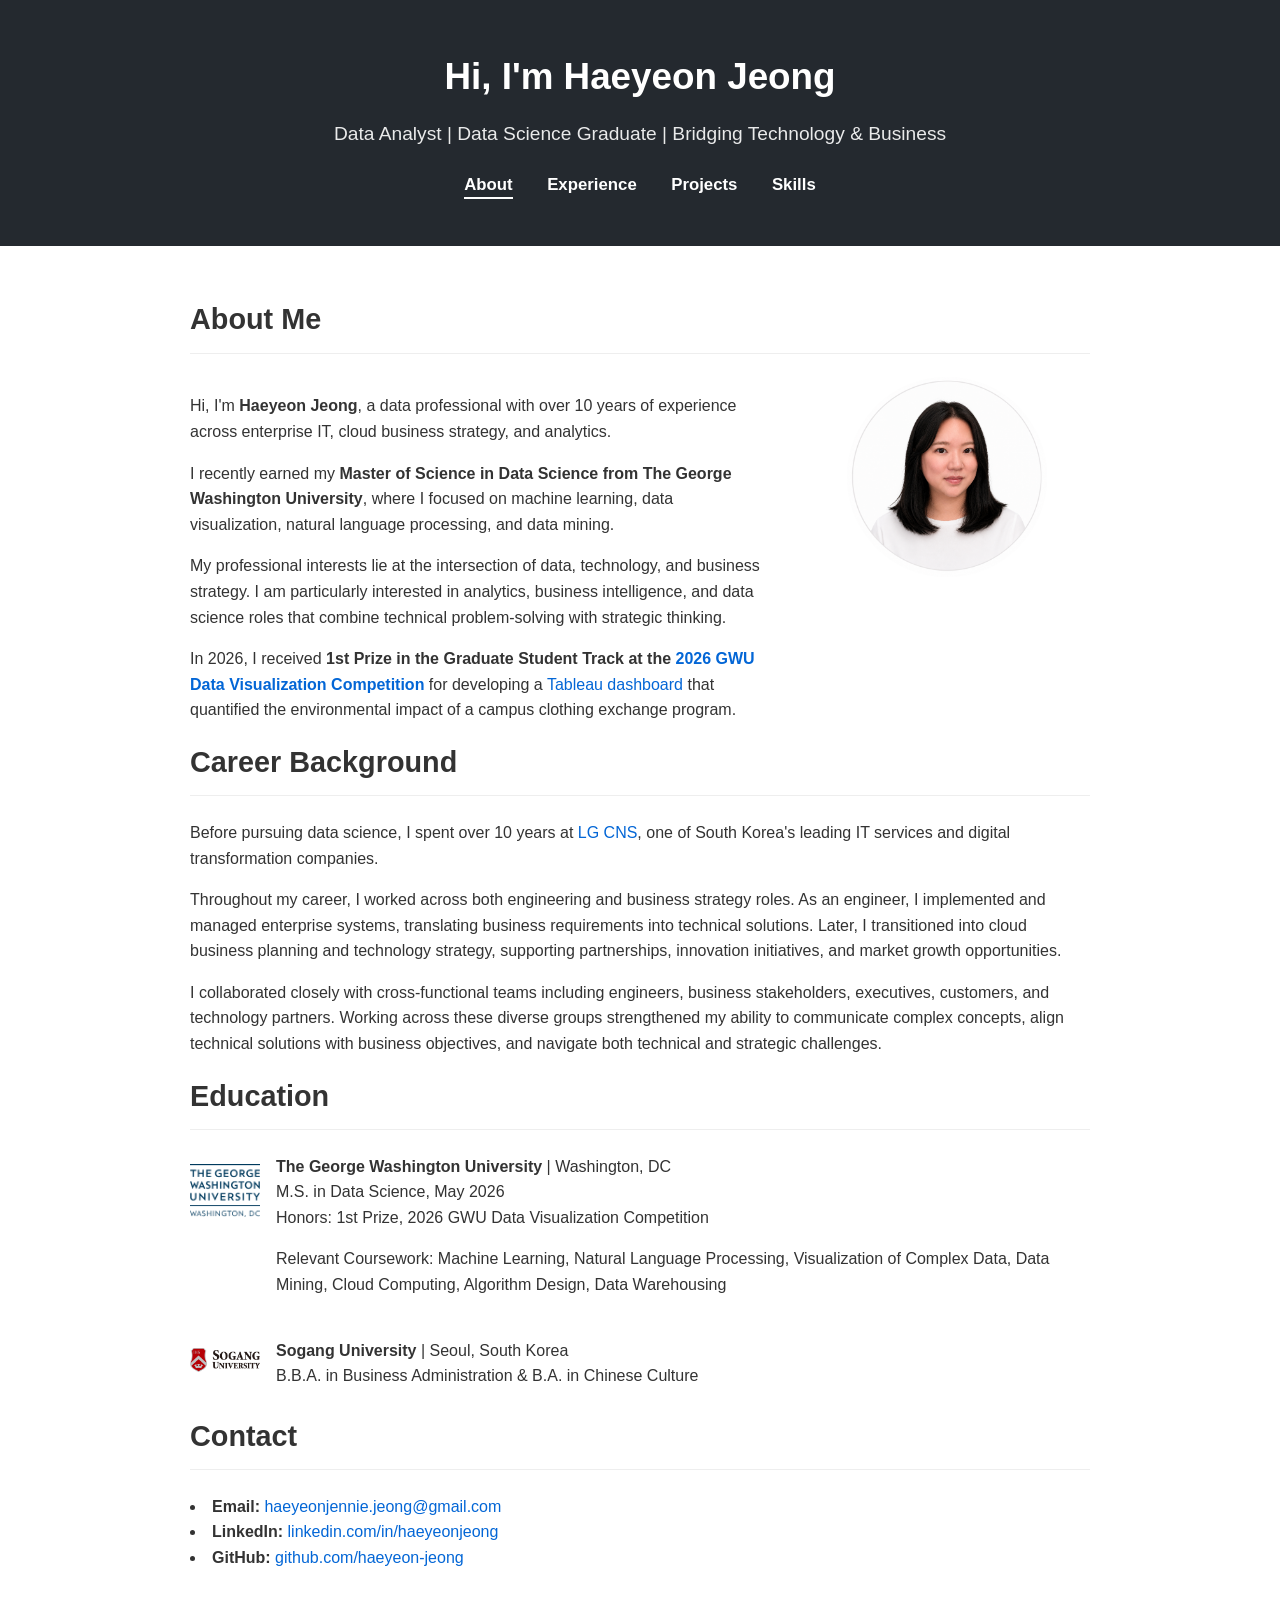
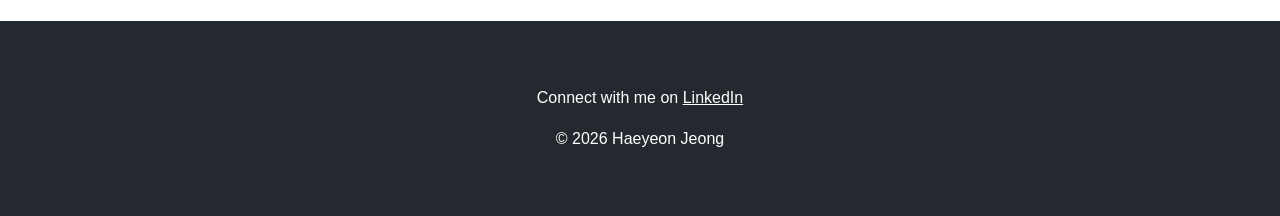
<file: index.html>
<!DOCTYPE html>
<html lang="en">
<head>
    <meta charset="UTF-8">
    <meta name="viewport" content="width=device-width, initial-scale=1.0">
    <title>About | Haeyeon Jeong</title>
    <link rel="stylesheet" href="css/style.css">
    <!-- Open Graph (LinkedIn Preview) -->
    <meta property="og:title" content="Haeyeon Jeong | Data Scientist">
    <meta property="og:description" content="Data Scientist bridging technology and business through analytics and visualization">
    <meta property="og:image" content="https://haeyeon-jeong.github.io/images/preview.png">
    <meta property="og:url" content="https://haeyeon-jeong.github.io">
    <meta property="og:type" content="website">
</head>
<body>

    <header>
        <h1>Hi, I'm Haeyeon Jeong</h1>
        <p>Data Analyst | Data Science Graduate | Bridging Technology & Business</p>
        <nav>
            <a href="index.html" class="active">About</a>
            <a href="experience.html">Experience</a>
            <a href="projects.html">Projects</a>
            <a href="skills.html">Skills</a>
        </nav>
    </header>

    <main>
        <section id="about-me">
            <h2>About Me</h2>
            <div class="about-container">
                <div class="about-text">
                    <p>
                        Hi, I'm <strong>Haeyeon Jeong</strong>, a data professional with over 10 years of experience 
                        across enterprise IT, cloud business strategy, and analytics.
                    </p>
                    <p>
                        I recently earned my <strong>Master of Science in Data Science from The George Washington University</strong>, 
                        where I focused on machine learning, data visualization, natural language processing, and data mining.
                    </p>
                    <p>
                        My professional interests lie at the intersection of data, technology, and business strategy.
                        I am particularly interested in analytics, business intelligence, and data science roles that combine 
                        technical problem-solving with strategic thinking.
                    </p>
                    <p>
                        In 2026, I received <strong>1st Prize in the Graduate Student Track at the 
                        <a href="https://libguides.gwu.edu/love-data-week/data-viz-2026" target="_blank">2026 GWU Data Visualization Competition</a></strong> 
                        for developing a <a href="https://public.tableau.com/app/profile/haeyeon.jeong1035/viz/TheLoopClothingExchange/Temporal" target="_blank">Tableau dashboard</a> that quantified the environmental impact of a campus clothing exchange program.
                    </p>
                </div>
                <div class="about-photo">
                    <img src="images/haeyeonjp.png" alt="Haeyeon Jeong">
                </div>
            </div>
        </section>

        <section id="career-background">
            <h2>Career Background</h2>
            <p>
                Before pursuing data science, I spent over 10 years at <a href="https://www.lgcns.com/en" target="_blank">LG CNS</a>, 
                one of South Korea's leading IT services and digital transformation companies.
            </p>
            <p>
                Throughout my career, I worked across both engineering and business strategy roles. 
                As an engineer, I implemented and managed enterprise systems, translating business requirements into technical solutions. 
                Later, I transitioned into cloud business planning and technology strategy, supporting partnerships, innovation initiatives, 
                and market growth opportunities.
            </p>
            <p>
                I collaborated closely with cross-functional teams including engineers, business stakeholders, 
                executives, customers, and technology partners. Working across these diverse groups strengthened my ability to communicate complex concepts, 
                align technical solutions with business objectives, and navigate both technical and strategic challenges.
            </p>
        </section>

        <section id="education">
            <h2>Education</h2>
            <div class="edu-item">
                <img src="images/gwu_logo.png" alt="GWU Logo" class="school-logo">
                <div>
                    <strong>The George Washington University</strong> | Washington, DC<br>
                    M.S. in Data Science, May 2026<br>
                    Honors: 1st Prize, 2026 GWU Data Visualization Competition
                    <p>Relevant Coursework: Machine Learning, Natural Language Processing, Visualization of Complex Data, Data Mining, Cloud Computing, Algorithm Design, Data Warehousing</p>
                </div>
            </div>

            <div class="edu-item">
                <img src="images/sogang_logo.png" alt="Sogang Logo" class="school-logo">
                <div>
                    <strong>Sogang University</strong> | Seoul, South Korea<br>
                    B.B.A. in Business Administration & B.A. in Chinese Culture
                </div>
            </div>
        </section>

        <section id="contact">
            <h2>Contact</h2>
            <ul>
                <li><strong>Email:</strong> <a href="mailto:haeyeonjennie.jeong@gmail.com">haeyeonjennie.jeong@gmail.com</a></li>
                <li><strong>LinkedIn:</strong> <a href="https://linkedin.com/in/haeyeonjeong" target="_blank">linkedin.com/in/haeyeonjeong</a></li>
                <li><strong>GitHub:</strong> <a href="https://github.com/haeyeon-jeong" target="_blank">github.com/haeyeon-jeong</a></li>
            </ul>
        </section>
    </main>

    <footer>
        <p>Connect with me on <a href="https://linkedin.com/in/haeyeonjeong" target="_blank">LinkedIn</a></p>
        <p>&copy; 2026 Haeyeon Jeong</p>
    </footer>

</body>
</file>
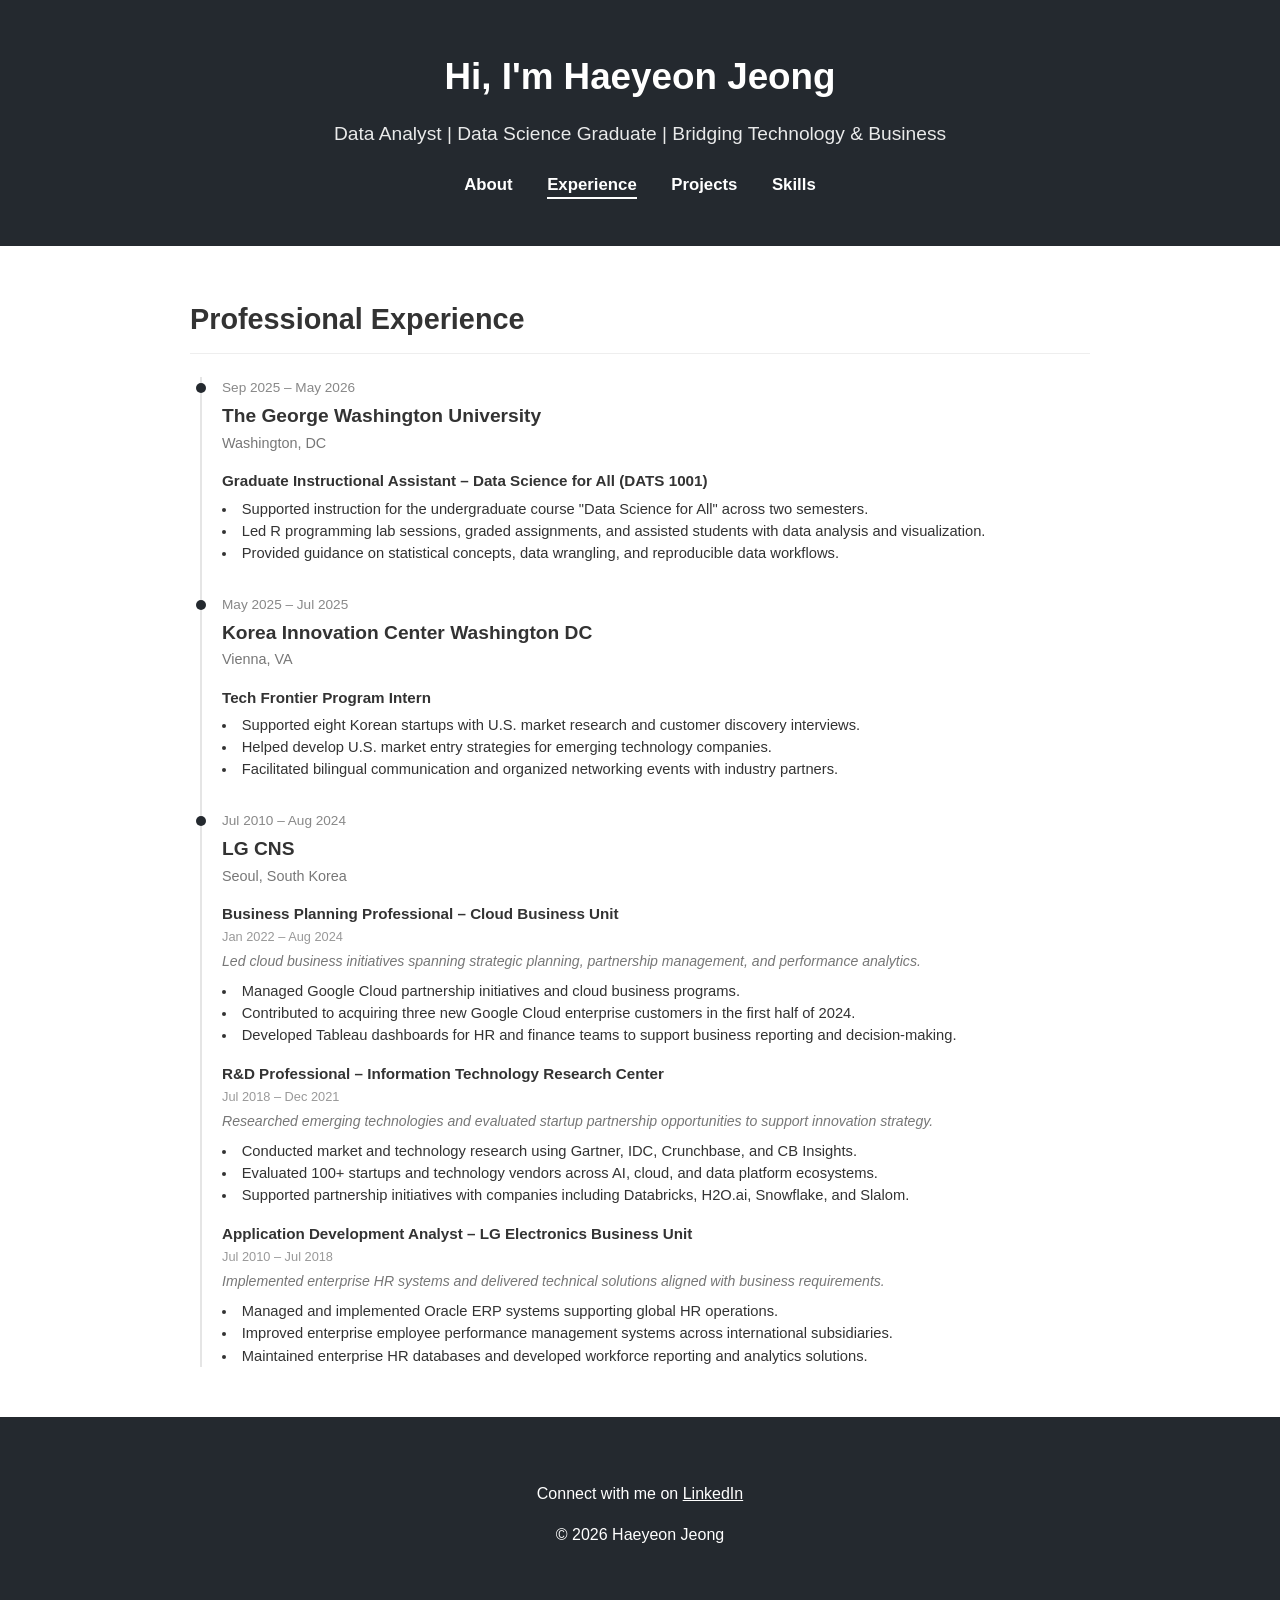
<file: experience.html>
<!DOCTYPE html>
<html lang="en">
<head>
<meta charset="UTF-8">
<meta name="viewport" content="width=device-width, initial-scale=1.0">
<title>Experience | Haeyeon Jeong</title>
<link rel="stylesheet" href="css/style.css">
</head>

<body>

<header>
<h1>Hi, I'm Haeyeon Jeong</h1>
<p>Data Analyst | Data Science Graduate | Bridging Technology & Business</p>

<nav>
<a href="index.html">About</a>
<a href="experience.html" class="active">Experience</a>
<a href="projects.html">Projects</a>
<a href="skills.html">Skills</a>
</nav>
</header>

<main>

<section>

<h2>Professional Experience</h2>

<div class="timeline">

<!-- GWU -->
<div class="timeline-item">

<div class="timeline-date">
Sep 2025 – May 2026
</div>

<div class="timeline-content">
<h3>The George Washington University</h3>
<p class="location">Washington, DC</p>
<p class="role-title">Graduate Instructional Assistant – Data Science for All (DATS 1001)</p>

<ul>
<li>Supported instruction for the undergraduate course "Data Science for All" across two semesters.</li>
<li>Led R programming lab sessions, graded assignments, and assisted students with data analysis and visualization.</li>
<li>Provided guidance on statistical concepts, data wrangling, and reproducible data workflows.</li>
</ul>

</div>
</div>


<!-- KIC -->
<div class="timeline-item">

<div class="timeline-date">
May 2025 – Jul 2025
</div>

<div class="timeline-content">
<h3>Korea Innovation Center Washington DC</h3>
<p class="location">Vienna, VA</p>
<p class="role-title">Tech Frontier Program Intern</p>
  
<ul>
<li>Supported eight Korean startups with U.S. market research and customer discovery interviews.</li>
<li>Helped develop U.S. market entry strategies for emerging technology companies.</li>
<li>Facilitated bilingual communication and organized networking events with industry partners.</li>
</ul>

</div>
</div>


<!-- LG CNS -->
<div class="timeline-item">

<div class="timeline-date">
Jul 2010 – Aug 2024
</div>

<div class="timeline-content">

<h3>LG CNS</h3>
<p class="location">Seoul, South Korea</p>
<div class="role-block">

<p class="role-title">Business Planning Professional – Cloud Business Unit</p>
<span class="role-year">Jan 2022 – Aug 2024</span>

<p class="role-summary">
Led cloud business initiatives spanning strategic planning, partnership management, and performance analytics.
</p>
  
<ul>
<li>Managed Google Cloud partnership initiatives and cloud business programs.</li>
<li>Contributed to acquiring three new Google Cloud enterprise customers in the first half of 2024.</li>
<li>Developed Tableau dashboards for HR and finance teams to support business reporting and decision-making.</li>
</ul>

</div>


<div class="role-block">

<p class="role-title">R&D Professional – Information Technology Research Center</p>
<span class="role-year">Jul 2018 – Dec 2021</span>

<p class="role-summary">
Researched emerging technologies and evaluated startup partnership opportunities to support innovation strategy.
</p>

<ul>
<li>Conducted market and technology research using Gartner, IDC, Crunchbase, and CB Insights.</li>
<li>Evaluated 100+ startups and technology vendors across AI, cloud, and data platform ecosystems.</li>
<li>Supported partnership initiatives with companies including Databricks, H2O.ai, Snowflake, and Slalom.</li>
</ul>

</div>


<div class="role-block">

<p class="role-title">Application Development Analyst – LG Electronics Business Unit</p>
<span class="role-year">Jul 2010 – Jul 2018</span>

<p class="role-summary">
Implemented enterprise HR systems and delivered technical solutions aligned with business requirements.
</p>
  
<ul>
<li>Managed and implemented Oracle ERP systems supporting global HR operations.</li>
<li>Improved enterprise employee performance management systems across international subsidiaries.</li>
<li>Maintained enterprise HR databases and developed workforce reporting and analytics solutions.</li>
</ul>

</div>

</div>
</div>

</div>

</section>

</main>

<footer>

<p>
Connect with me on
<a href="https://linkedin.com/in/haeyeonjeong" target="_blank">LinkedIn</a>
</p>

<p>&copy; 2026 Haeyeon Jeong</p>

</footer>

</body>
</html>
</file>
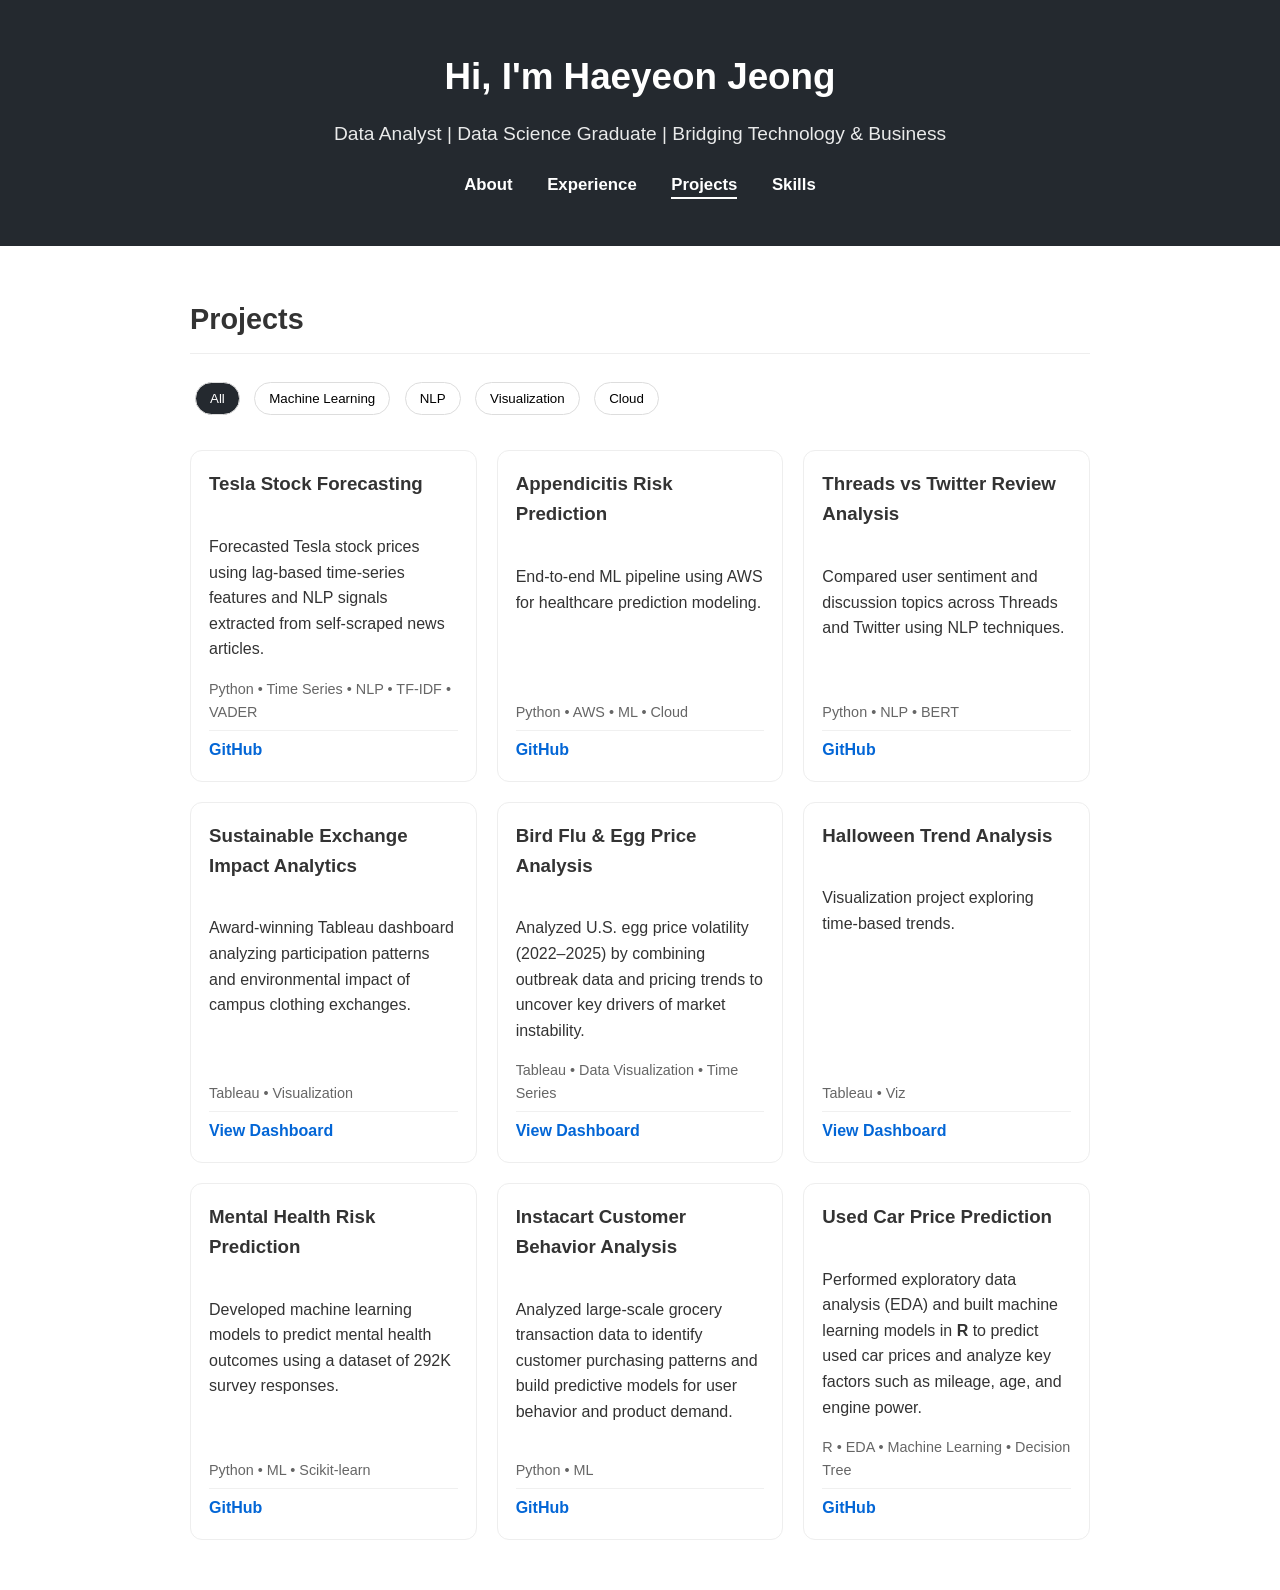
<file: projects.html>
<!DOCTYPE html>
<html lang="en">
<head>
<meta charset="UTF-8">
<meta name="viewport" content="width=device-width, initial-scale=1.0">
<title>Experience | Haeyeon Jeong</title>
<link rel="stylesheet" href="css/style.css">
</head>

<body>

<header>
<h1>Hi, I'm Haeyeon Jeong</h1>
<p>Data Analyst | Data Science Graduate | Bridging Technology & Business</p>

<nav>
<a href="index.html">About</a>
<a href="experience.html">Experience</a>
<a href="projects.html" class="active">Projects</a>
<a href="skills.html">Skills</a>
</nav>
</header>

<main>

<h2>Projects</h2>

<!-- FILTER BUTTONS -->
<div class="filter-container">
<button class="filter-btn active" onclick="filterProjects('all', this)">All</button>
<button class="filter-btn" onclick="filterProjects('ml', this)">Machine Learning</button>
<button class="filter-btn" onclick="filterProjects('nlp', this)">NLP</button>
<button class="filter-btn" onclick="filterProjects('viz', this)">Visualization</button>
<button class="filter-btn" onclick="filterProjects('cloud', this)">Cloud</button>
</div>


<!-- PROJECT GRID -->
<div class="project-grid">

<!-- PROJECT -->
<div class="project-card ml nlp">
<h3>Tesla Stock Forecasting</h3>
<p>
Forecasted Tesla stock prices using lag-based time-series features and NLP signals extracted from self-scraped news articles.
</p>
<div class="tags">Python • Time Series • NLP • TF-IDF • VADER</div>
<div class="project-links">
<a href="https://github.com/haeyeon-jeong/tesla-stock-price-prediction" target="_blank">
GitHub
</a>
</div>
</div>
  
<div class="project-card ml cloud">
<h3>Appendicitis Risk Prediction</h3>
<p>End-to-end ML pipeline using AWS for healthcare prediction modeling.</p>
<div class="tags">Python • AWS • ML • Cloud</div>
<div class="project-links">
<a href="https://github.com/haeyeon-jeong/aws-appendicitis-prediction" target="_blank">GitHub</a>
</div>
</div>

<!-- PROJECT -->
<div class="project-card nlp">
<h3>Threads vs Twitter Review Analysis</h3>
<p>Compared user sentiment and discussion topics across Threads and Twitter using NLP techniques.
</p>
<div class="tags">Python • NLP • BERT</div>
<div class="project-links">
<a href="https://github.com/haeyeon-jeong/nlp-threads-twitter-reviews" target="_blank">GitHub</a>
</div>
</div>

<!-- PROJECT -->
<div class="project-card viz">
<h3>Sustainable Exchange Impact Analytics</h3>
<p>Award-winning Tableau dashboard analyzing participation patterns and environmental impact of campus clothing exchanges.
</p>
<div class="tags">Tableau • Visualization</div>
<div class="project-links">
<a href="https://public.tableau.com/app/profile/haeyeon.jeong1035/viz/TheLoopClothingExchange/Temporal" target="_blank">View Dashboard</a>
</div>
</div>
  
<!-- PROJECT -->
<div class="project-card viz">
<h3>Bird Flu & Egg Price Analysis</h3>
<p>
Analyzed U.S. egg price volatility (2022–2025) by combining outbreak data and pricing trends to uncover key drivers of market instability.
</p>
<div class="tags">Tableau • Data Visualization • Time Series</div>
<div class="project-links">
<a href="https://public.tableau.com/app/profile/haeyeon.jeong1035/viz/BreakingtheShellVisualizingBirdFluandEggPrices2022-2025/Intro" target="_blank">View Dashboard</a>
</div>
</div>
  
<!-- PROJECT -->
<div class="project-card viz">
<h3>Halloween Trend Analysis</h3>
<p>Visualization project exploring time-based trends.</p>
<div class="tags">Tableau • Viz</div>
<div class="project-links">
<a href="https://public.tableau.com/app/profile/haeyeon.jeong1035/viz/HalloweenTrick-or-TreatAnalysis_17738656792740/Dash_Yearly" target="_blank">View Dashboard</a>
</div>
</div>
  
<!-- PROJECT -->
<div class="project-card ml">
<h3>Mental Health Risk Prediction</h3>
<p>Developed machine learning models to predict mental health outcomes using a dataset of 292K survey responses.
</p>
<div class="tags">Python • ML • Scikit-learn</div>
<div class="project-links">
<a href="https://github.com/haeyeon-jeong/mental_health_analysis" target="_blank">GitHub</a>
</div>
</div>
  
<!-- PROJECT -->
<div class="project-card ml">
<h3>Instacart Customer Behavior Analysis</h3>
<p>
Analyzed large-scale grocery transaction data to identify customer purchasing patterns and build predictive models for user behavior and product demand.
</p>
<div class="tags">Python • ML</div>
<div class="project-links">
<a href="https://github.com/haeyeon-jeong/instacart_customer_behavior" target="_blank">
GitHub
</a>
</div>
</div>
  
<!-- PROJECT -->
<div class="project-card ml">
<h3>Used Car Price Prediction</h3>
<p>
Performed exploratory data analysis (EDA) and built machine learning models in <strong>R</strong> to predict used car prices and analyze key factors such as mileage, age, and engine power.
</p>
<div class="tags">R • EDA • Machine Learning • Decision Tree</div>
<div class="project-links">
<a href="https://github.com/haeyeon-jeong/usedcar-price-prediction" target="_blank">
GitHub
</a>
</div>
</div>
</div> <!-- project-grid -->
  
</main>

<script>
function filterProjects(category, btn) {
    const cards = document.querySelectorAll(".project-card");
    const buttons = document.querySelectorAll(".filter-btn");

    cards.forEach(card => {
        if (category === "all") {
            card.style.display = "";
        } else {
            if (card.classList.contains(category)) {
                card.style.display = "";
            } else {
                card.style.display = "none";
            }
        }
    });

    buttons.forEach(b => b.classList.remove("active"));
    btn.classList.add("active");
}
</script>

</body>
</html>
</file>
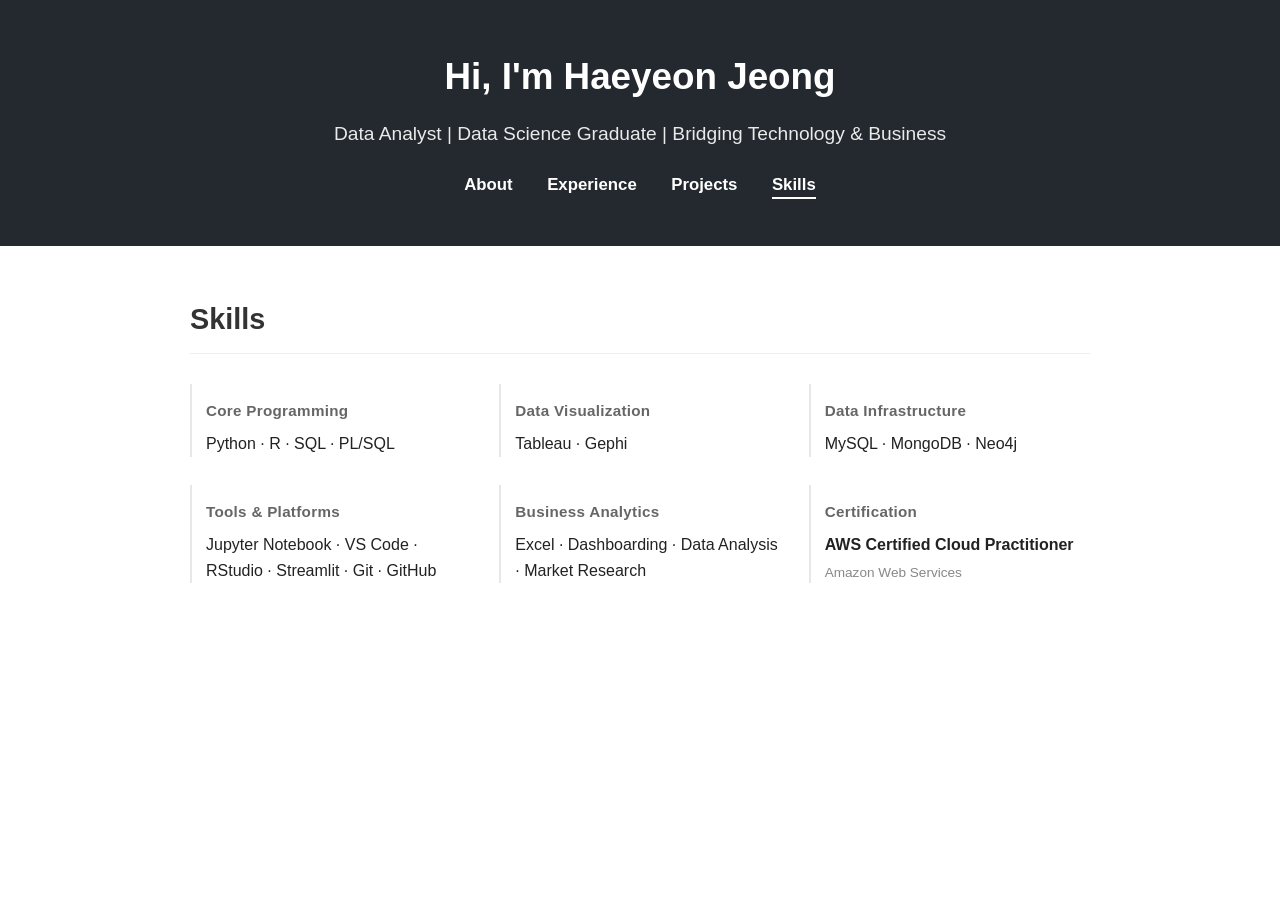
<file: skills.html>
<!DOCTYPE html>
<html lang="en">
<head>
<meta charset="UTF-8">
<meta name="viewport" content="width=device-width, initial-scale=1.0">
<title>Experience | Haeyeon Jeong</title>
<link rel="stylesheet" href="css/style.css">
</head>

<body>

<header>
<h1>Hi, I'm Haeyeon Jeong</h1>
<p>Data Analyst | Data Science Graduate | Bridging Technology & Business</p>

<nav>
<a href="index.html">About</a>
<a href="experience.html">Experience</a>
<a href="projects.html">Projects</a>
<a href="skills.html" class="active">Skills</a>
</nav>
</header>

<main>

<h2>Skills</h2>

<div class="skills-container">

  <div class="skills-block">
    <h3>Core Programming</h3>
    <p>Python · R · SQL · PL/SQL</p>
  </div>

  <div class="skills-block">
    <h3>Data Visualization</h3>
    <p>Tableau · Gephi</p>
  </div>

  <div class="skills-block">
    <h3>Data Infrastructure</h3>
    <p>MySQL · MongoDB · Neo4j</p>
  </div>

  <div class="skills-block">
    <h3>Tools & Platforms</h3>
    <p>Jupyter Notebook · VS Code · RStudio · Streamlit · Git · GitHub</p>
  </div>
  
  <div class="skills-block">
    <h3>Business Analytics</h3>
    <p>Excel · Dashboarding · Data Analysis · Market Research</p>
  </div>

  <div class="skills-block">
    <h3>Certification</h3>
    <p><strong>AWS Certified Cloud Practitioner</strong></p>
    <span class="cert-sub">Amazon Web Services</span>
  </div>

</div>

</main>
</file>
<file: css/style.css>
/* ================================
   GENERAL
================================ */

body {
    font-family: Arial, sans-serif;
    margin: 0;
    padding: 0;
    line-height: 1.6;
    background-color: #ffffff;
    color: #333;
}


/* ================================
   HEADER
================================ */

header {
    background: #24292f;
    color: #fff;
    padding: 3rem 1rem;
    text-align: center;
}

header h1 {
    margin: 0;
    font-size: 2.3rem;
}

header p {
    margin: 12px 0 22px 0;
    font-size: 1.2rem;
    opacity: 0.9;
}


/* ================================
   NAV
================================ */

nav {
    margin-top: 20px;
}

nav a {
    color: #fff;
    text-decoration: none;
    margin: 0 15px;
    font-size: 1.05rem;
    font-weight: bold;
}

nav a.active {
    border-bottom: 2px solid #fff;
    padding-bottom: 3px;
}


/* ================================
   MAIN
================================ */

main {
    max-width: 900px;
    margin: 50px auto;
    padding: 0 20px;
}


/* ================================
   TITLES
================================ */

h2 {
    font-size: 1.8rem;
    margin-top: 40px;
    border-bottom: 1px solid #eee;
    padding-bottom: 10px;
}

main h2:first-child {
    margin-top: 0;
}


/* ================================
   LINKS
================================ */

main a {
    color: #0366d6;
    text-decoration: none;
}

main a:hover {
    text-decoration: underline;
}


/* ================================
   ABOUT
================================ */

.about-container {
    display: flex;
    align-items: flex-start;
    gap: 40px;
    margin-top: 20px;
}

.about-text {
    flex: 2;
}

.about-photo {
    flex: 1;
    text-align: center;
}

.about-photo img {
    width: 200px;
    border-radius: 50%;
}


/* ================================
   LISTS
================================ */

ul {
    list-style-position: inside;
    padding-left: 0;
}


/* ================================
   EXPERIENCE 
================================ */

.timeline {
    border-left: 2px solid #e5e5e5;
    padding-left: 20px;
    margin-left: 10px;
}

.timeline-item {
    position: relative;
    margin-bottom: 30px;
}

/* DOT */
.timeline-item::before {
    content: "";
    position: absolute;
    left: -26px;
    top: 6px;
    width: 10px;
    height: 10px;
    background: #24292f;
    border-radius: 50%;
}

/* DATE */
.timeline-date {
    font-size: 0.85rem;
    color: #888;
    margin-bottom: 2px;
}

/* COMPANY */
.timeline-content h3 {
    font-size: 1.2rem;
    font-weight: 600;
    margin: 0;
}

/* LOCATION */
.location {
    font-size: 0.9rem;
    color: #777;
    margin-top: 0;
}

/* ROLE */
.role-title {
    font-size: 0.95rem;
    font-weight: 600;
    margin-top: 10px;  
    margin-bottom: 0px;
}

/* ROLE YEAR */
.role-year {
    font-size: 0.8rem;
    color: #999;
    display: block;
    margin: 0;
}

.role-summary {
    font-size: 0.88rem;
    font-style: italic;
    color: #777;
    line-height: 1.5;
    margin-top: 4px;
    margin-bottom: 8px;
}

.timeline-content ul {
    margin-top: 4px;
}

/* BULLETS */
.timeline-content ul li {
    font-size: 0.92rem;
    line-height: 1.5;
}

/* MULTI ROLE */
.role-block {
    margin-bottom: 10px;
}


/* ================================
   EDUCATION 
================================ */

.edu-item {
    display: flex;
    align-items: flex-start;
    gap: 16px;
    margin-bottom: 24px;
}

.school-logo {
    width: 70px;
    height: auto;
    margin-top: 10px;   
}


/* ================================
   PROJECTS
================================ */

.filter-container {
    margin: 20px 0 30px 0;
}

.filter-btn {
    border: 1px solid #ddd;
    background: #fff;
    padding: 8px 14px;
    margin: 5px;
    border-radius: 20px;
    cursor: pointer;
}

.filter-btn.active {
    background: #24292f;
    color: #fff;
}

.hidden {
    display: none;
}

/* GRID */
.project-grid {
    display: grid;
    grid-template-columns: repeat(auto-fit, minmax(250px,1fr));
    gap: 20px;
}

/* CARD */
.project-card {
    display: flex;
    flex-direction: column;
    border: 1px solid #eee;
    padding: 18px;
    border-radius: 12px;
    min-height: 240px;
    transition: 0.2s;
}

.project-card:hover {
    box-shadow: 0 4px 12px rgba(0,0,0,0.08);
}

.project-card h3 {
    margin-top: 0;
}

/* TAGS */
.tags {
    font-size: 0.9rem;
    color: #666;
    margin-top: auto;
    margin-bottom: 6px;
}

/* LINKS */
.project-links {
    border-top: 1px solid #f0f0f0;
    padding-top: 6px;
}

.project-links a {
    font-weight: 600;
    color: #0366d6;
    text-decoration: none;
    margin-right: 12px;
}

.project-links a:hover {
    text-decoration: underline;
}

/* ================================
   SKILLS SECTION
================================ */

.skills-container {
    display: grid;
    grid-template-columns: repeat(auto-fit, minmax(260px, 1fr));
    gap: 28px;
    margin-top: 30px;
}

.skills-block {
    border-left: 2px solid #e5e7eb;
    padding-left: 14px;
}

.skills-block h3 {
    font-size: 0.95rem;
    font-weight: 600;
    color: #666;
    margin-bottom: 8px;
    letter-spacing: 0.3px;
}

.skills-block p {
    font-size: 1rem;
    font-weight: 500;
    color: #222;
    line-height: 1.6;
    margin: 0;
}

/* Certification subtext */
.cert-sub {
    display: block;
    font-size: 0.85rem;
    color: #888;
    margin-top: 4px;
}


/* ================================
   FOOTER
================================ */

footer {
    background: #24292f;
    color: white;
    text-align: center;
    padding: 3rem 1rem;
    margin-top: 50px;
}

footer a {
    color: #fff;
}


/* ================================
   MOBILE
================================ */

@media (max-width: 768px) {

/* HEADER */
header h1 {
    font-size: 1.8rem;
}

header p {
    font-size: 1.05rem;
}

/* NAV */
nav a {
    font-size: 0.95rem;
}

/* TITLE */
h2 {
    font-size: 1.6rem;
}

/* TEXT */
p {
    font-size: 0.95rem;
}

/* ABOUT */
.about-container {
    flex-direction: column;
    align-items: center;
    gap: 15px;
}

.about-photo img {
    width: 130px;
}

/* TIMELINE */
.timeline {
    padding-left: 16px;
    margin-left: 6px;
}

.timeline-item::before {
    left: -22px;
    width: 8px;
    height: 8px;
}

.timeline-content h3 {
    font-size: 1.05rem;
}

.role-title {
    font-size: 0.9rem;
}

.role-summary {
    font-size: 0.84rem;
}
   
.timeline-content ul li {
    font-size: 0.88rem;
}

/* EDUCATION */
.edu-item {
    flex-direction: column;
}

.school-logo {
    width: 60px;
}

/* PROJECT */
.project-card h3 {
    font-size: 1.1rem;
}

.project-card p {
    font-size: 0.92rem;
}

.tags {
    font-size: 0.8rem;
}

/* FILTER BUTTON */
.filter-btn {
    font-size: 0.85rem;
    padding: 6px 12px;
}


/* SKILLS CONTAINER */
.skills-container {
    grid-template-columns: 1fr;
    gap: 22px;
    margin-top: 20px;
}

/* EACH BLOCK */
.skills-block {
    padding-left: 0;
    border-left: none; /* remove desktop line */
    border-bottom: 1px solid #eee;
    padding-bottom: 14px;
}

   .skills-block p {
    letter-spacing: 0.2px;
}
   
/* TITLE */
.skills-block h3 {
    font-size: 0.95rem;
    margin-bottom: 6px;
}

/* CONTENT */
.skills-block p {
    font-size: 1rem;
    line-height: 1.7;
}

/* CERT */
.cert-sub {
    font-size: 0.85rem;
}

/* remove border for last item */
.skills-block:last-child {
    border-bottom: none;
}

}
</file>
